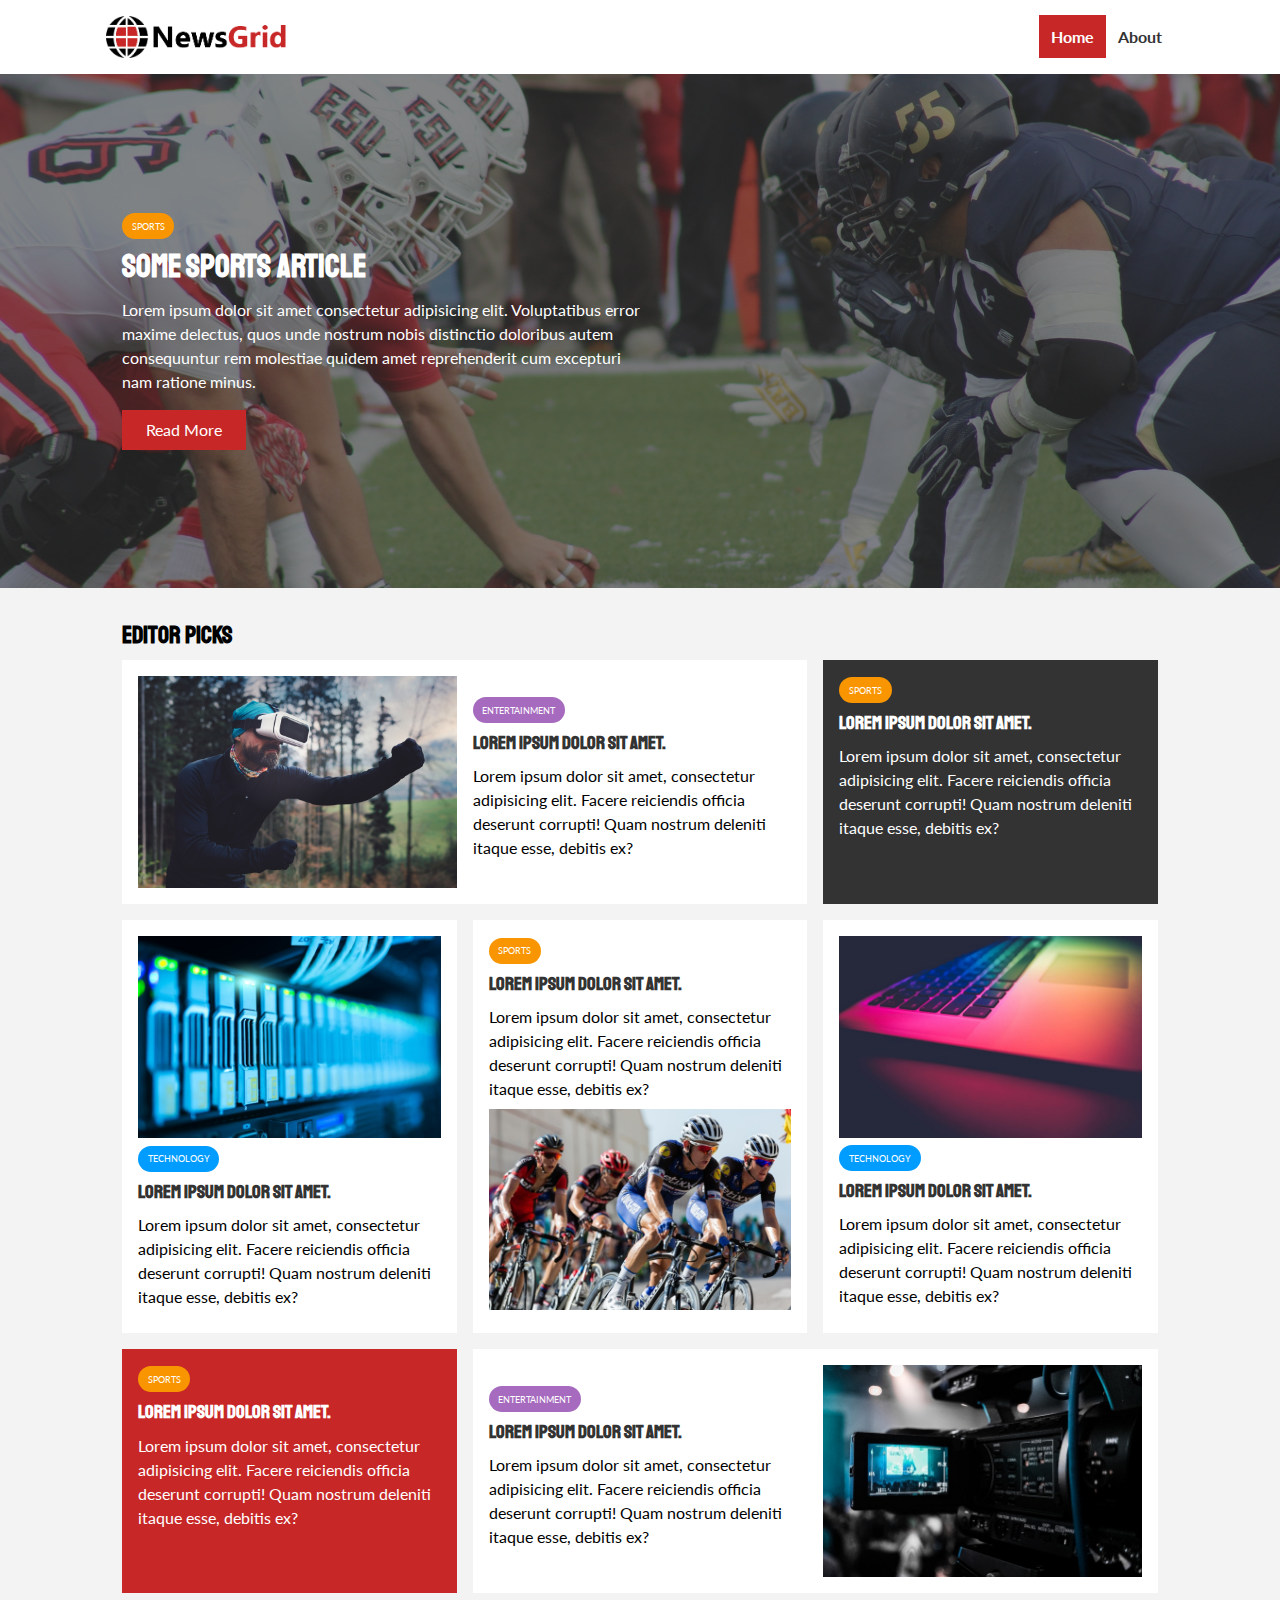
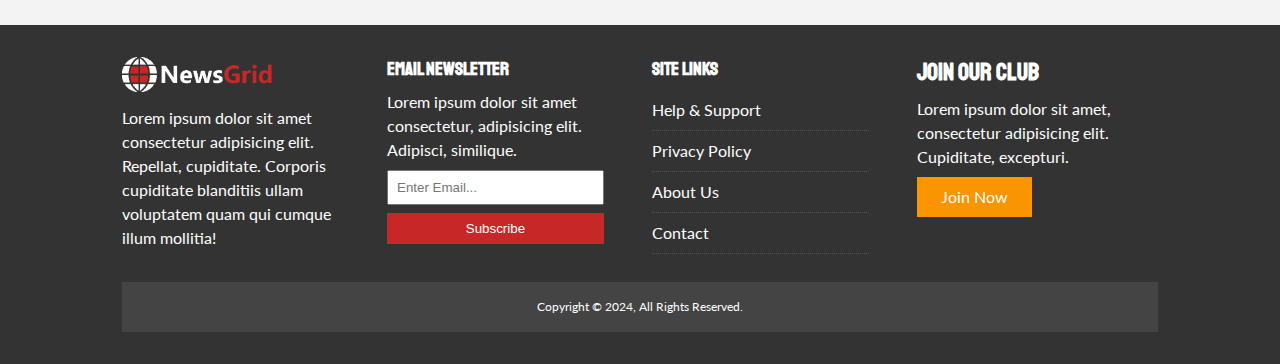
<file: newsgrid/index.html>
<!DOCTYPE html>
<html lang="en">
  <head>
    <!-- Meta Tags -->
    <meta charset="UTF-8" />
    <meta http-equiv="X-UA-Compatible" content="IE=edge" />
    <meta name="viewport" content="width=device-width, initial-scale=1.0" />
    <!-- Font Awesome -->
    <link
      rel="stylesheet"
      href="https://cdnjs.cloudflare.com/ajax/libs/font-awesome/6.5.2/css/all.min.css"
      integrity="sha512-SnH5WK+bZxgPHs44uWIX+LLJAJ9/2PkPKZ5QiAj6Ta86w+fsb2TkcmfRyVX3pBnMFcV7oQPJkl9QevSCWr3W6A=="
      crossorigin="anonymous"
      referrerpolicy="no-referrer"
    />
    <!-- Google Fonts -->
    <link rel="preconnect" href="https://fonts.googleapis.com" />
    <link rel="preconnect" href="https://fonts.gstatic.com" crossorigin />
    <link
      href="https://fonts.googleapis.com/css2?family=Lato:ital,wght@0,100;0,300;0,400;0,700;0,900;1,100;1,300;1,400;1,700;1,900&family=Staatliches&display=swap"
      rel="stylesheet"
    />
    <!-- Stylesheets -->
    <link rel="stylesheet" href="css/style.css" />
    <link
      rel="stylesheet"
      media="screen and (max-width: 768px)"
      href="css/mobile.css"
    />
    <!-- Icons -->
    <link rel="shortcut icon" href="favicon.ico" type="image/x-icon" />

    <title>NewsGrid | Latest News</title>
  </head>
  <body>
    <nav id="main-nav">
      <div class="container">
        <img src="img/logo.png" alt="NewsGrid" class="logo" />

        <div class="social">
          <a href="https://facebook.com" target="_blank"
            ><i class="fab fa-facebook fa-2x"></i
          ></a>
          <a href="https://twitter.com" target="_blank"
            ><i class="fab fa-twitter fa-2x"></i
          ></a>
          <a href="https://instagram.com" target="_blank"
            ><i class="fab fa-instagram fa-2x"></i
          ></a>
          <a href="https://youtube.com" target="_blank"
            ><i class="fab fa-youtube fa-2x"></i
          ></a>
        </div>

        <ul>
          <li><a href="index.html" class="current">Home</a></li>
          <li><a href="about.html">About</a></li>
        </ul>
      </div>
    </nav>

    <!-- Showcase -->
    <header id="showcase">
      <div class="container">
        <div class="showcase-container">
          <div class="showcase-content">
            <div class="category category-sports">Sports</div>
            <h1>Some Sports Article</h1>
            <p>
              Lorem ipsum dolor sit amet consectetur adipisicing elit.
              Voluptatibus error maxime delectus, quos unde nostrum nobis
              distinctio doloribus autem consequuntur rem molestiae quidem amet
              reprehenderit cum excepturi nam ratione minus.
            </p>
            <a href="article.html" class="btn btn-primary">Read More</a>
          </div>
        </div>
      </div>
    </header>

    <section id="home-articles" class="py-2">
      <div class="container">
        <h2>Editor Picks</h2>
        <div class="articles-container">
          <article class="card">
            <!-- 1st article card -->
            <img
              src="img/articles/ent1.jpg"
              alt="Man in sportswear using a virtual reality headset outdoors, extending his fist forward as if interacting with a virtual environment, with a forest and distant hills in the background."
            />
            <div>
              <!-- content div -->
              <div class="category category-ent">Entertainment</div>
              <h3>
                <a href="article.html">Lorem ipsum dolor sit amet.</a>
              </h3>
              <p>
                Lorem ipsum dolor sit amet, consectetur adipisicing elit. Facere
                reiciendis officia deserunt corrupti! Quam nostrum deleniti
                itaque esse, debitis ex?
              </p>
            </div>
            <!-- closes content div -->
          </article>
          <!-- closes article card -->

          <article class="card bg-dark">
            <!-- 2nd article card -->
            <div class="category category-sports">Sports</div>
            <h3>
              <a href="article.html">Lorem ipsum dolor sit amet.</a>
            </h3>
            <p>
              Lorem ipsum dolor sit amet, consectetur adipisicing elit. Facere
              reiciendis officia deserunt corrupti! Quam nostrum deleniti itaque
              esse, debitis ex?
            </p>
          </article>
          <!-- closes article card -->

          <article class="card">
            <!-- 3rd article card -->
            <img
              src="img/articles/tech1.jpg"
              alt="Close-up of a data center rack"
            />
            <div class="category category-tech">Technology</div>
            <h3>
              <a href="article.html">Lorem ipsum dolor sit amet.</a>
            </h3>
            <p>
              Lorem ipsum dolor sit amet, consectetur adipisicing elit. Facere
              reiciendis officia deserunt corrupti! Quam nostrum deleniti itaque
              esse, debitis ex?
            </p>
          </article>
          <!-- closes article card -->

          <article class="card">
            <!-- 4th article card -->
            <div class="category category-sports">Sports</div>
            <h3>
              <a href="article.html">Lorem ipsum dolor sit amet.</a>
            </h3>
            <p>
              Lorem ipsum dolor sit amet, consectetur adipisicing elit. Facere
              reiciendis officia deserunt corrupti! Quam nostrum deleniti itaque
              esse, debitis ex?
            </p>
            <img
              src="img/articles/sports1.jpg"
              alt="Group of professional cyclists racing"
            />
          </article>
          <!-- closes article card -->

          <article class="card">
            <!-- 5th article card -->
            <img
              src="img/articles/tech2.jpg"
              alt="Close-up of a laptop keyboard"
            />
            <div class="category category-tech">Technology</div>
            <h3>
              <a href="article.html">Lorem ipsum dolor sit amet.</a>
            </h3>
            <p>
              Lorem ipsum dolor sit amet, consectetur adipisicing elit. Facere
              reiciendis officia deserunt corrupti! Quam nostrum deleniti itaque
              esse, debitis ex?
            </p>
          </article>
          <!-- closes article card -->

          <article class="card bg-primary">
            <!-- 6th article card -->
            <div class="category category-sports">Sports</div>
            <h3>
              <a href="article.html">Lorem ipsum dolor sit amet.</a>
            </h3>
            <p>
              Lorem ipsum dolor sit amet, consectetur adipisicing elit. Facere
              reiciendis officia deserunt corrupti! Quam nostrum deleniti itaque
              esse, debitis ex?
            </p>
          </article>
          <!-- closes article card -->

          <article class="card">
            <!-- 7th article card -->
            <div>
              <!-- content div -->
              <div class="category category-ent">Entertainment</div>
              <h3>
                <a href="article.html">Lorem ipsum dolor sit amet.</a>
              </h3>
              <p>
                Lorem ipsum dolor sit amet, consectetur adipisicing elit. Facere
                reiciendis officia deserunt corrupti! Quam nostrum deleniti
                itaque esse, debitis ex?
              </p>
            </div>
            <!-- closes content div -->
            <img src="img/articles/ent2.jpg" alt="Close-up of video camera" />
          </article>
          <!-- closes article card -->
        </div>
        <!-- closes articles container -->
      </div>
      <!-- closes container div -->
    </section>

    <!-- Footer -->
    <footer id="main-footer" class="py-2">
      <div class="container footer-container">
        <div>
          <img src="img/logo_light.png" alt="NewsGrid" />
          <p>
            Lorem ipsum dolor sit amet consectetur adipisicing elit. Repellat,
            cupiditate. Corporis cupiditate blanditiis ullam voluptatem quam qui
            cumque illum mollitia!
          </p>
        </div>
        <!-- closes 1st logo column -->

        <div>
          <h3>Email Newsletter</h3>
          <p>
            Lorem ipsum dolor sit amet consectetur, adipisicing elit. Adipisci,
            similique.
          </p>
          <form>
            <input type="email" placeholder="Enter Email..." />
            <input type="submit" value="Subscribe" class="btn btn-primary" />
          </form>
        </div>
        <!-- closes 2nd newsletter column -->

        <div>
          <h3>Site Links</h3>
          <ul class="list">
            <li><a href="#">Help & Support</a></li>
            <li><a href="#">Privacy Policy</a></li>
            <li><a href="#">About Us</a></li>
            <li><a href="#">Contact</a></li>
          </ul>
        </div>
        <!-- closes 3rd site links column -->

        <div>
          <h2>Join Our Club</h2>
          <p>
            Lorem ipsum dolor sit amet, consectetur adipisicing elit.
            Cupiditate, excepturi.
          </p>
          <a href="#" class="btn btn-secondary">Join Now</a>
        </div>
        <!-- closes 4th join column -->

        <div>
          <p>Copyright &copy; 2024, All Rights Reserved.</p>
        </div>
        <!-- closes copyright column -->
      </div>
      <!-- closes footer container -->
    </footer>
  </body>
</html>
</file>
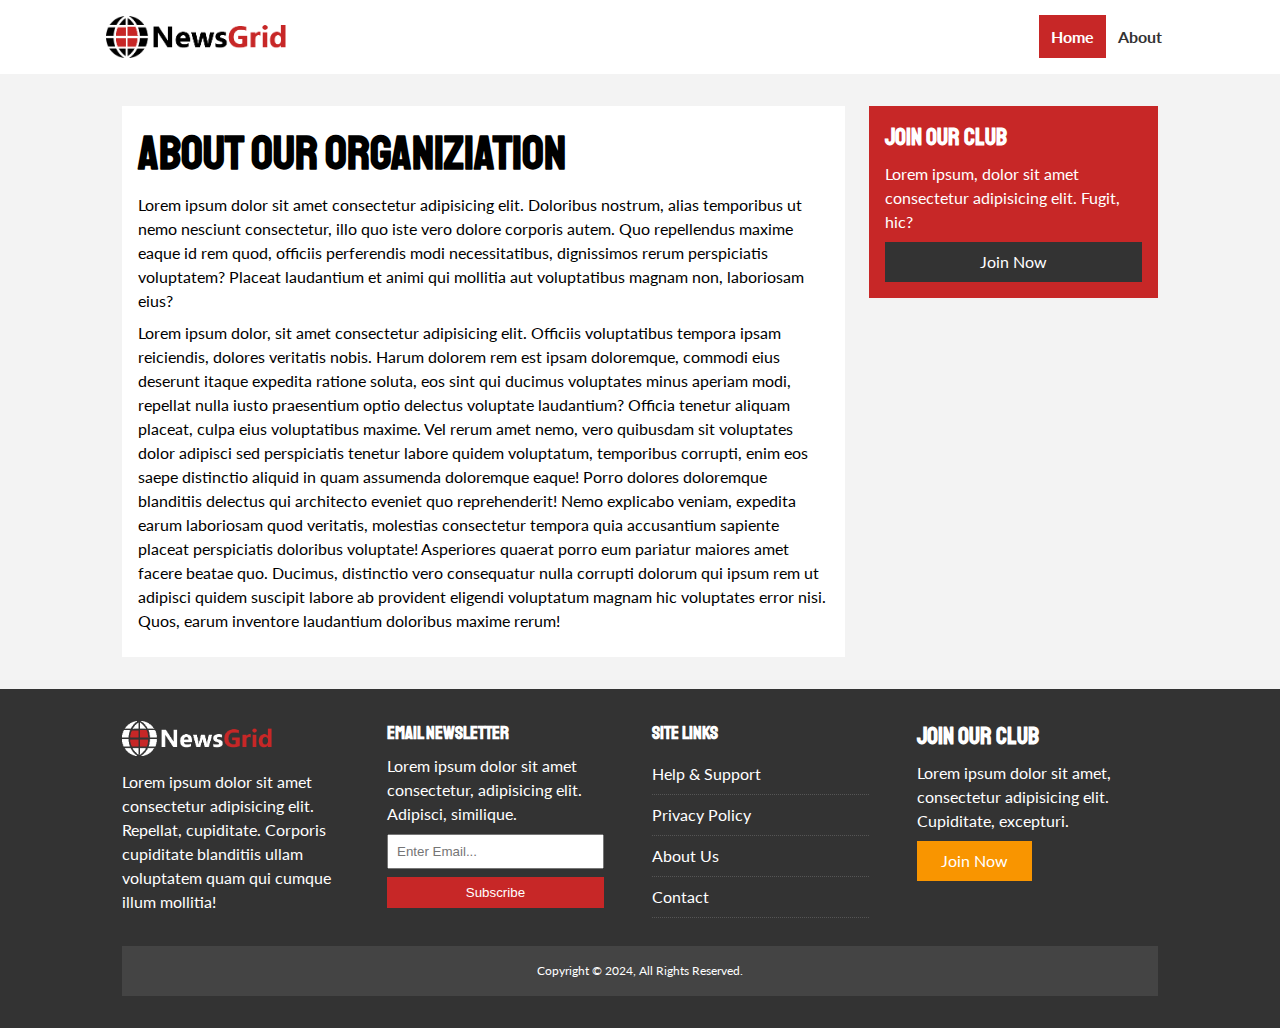
<file: newsgrid/about.html>
<!DOCTYPE html>
<html lang="en">
  <head>
    <!-- Meta Tags -->
    <meta charset="UTF-8" />
    <meta http-equiv="X-UA-Compatible" content="IE=edge" />
    <meta name="viewport" content="width=device-width, initial-scale=1.0" />
    <!-- Font Awesome -->
    <link
      rel="stylesheet"
      href="https://cdnjs.cloudflare.com/ajax/libs/font-awesome/6.5.2/css/all.min.css"
      integrity="sha512-SnH5WK+bZxgPHs44uWIX+LLJAJ9/2PkPKZ5QiAj6Ta86w+fsb2TkcmfRyVX3pBnMFcV7oQPJkl9QevSCWr3W6A=="
      crossorigin="anonymous"
      referrerpolicy="no-referrer"
    />
    <!-- Google Fonts -->
    <link rel="preconnect" href="https://fonts.googleapis.com" />
    <link rel="preconnect" href="https://fonts.gstatic.com" crossorigin />
    <link
      href="https://fonts.googleapis.com/css2?family=Lato:ital,wght@0,100;0,300;0,400;0,700;0,900;1,100;1,300;1,400;1,700;1,900&family=Staatliches&display=swap"
      rel="stylesheet"
    />
    <!-- Stylesheets -->
    <link rel="stylesheet" href="css/style.css" />
    <link
      rel="stylesheet"
      media="screen and (max-width: 768px)"
      href="css/mobile.css"
    />
    <!-- Icons -->
    <link rel="shortcut icon" href="favicon.ico" type="image/x-icon" />

    <title>NewsGrid | About</title>
  </head>
  <body>
    <nav id="main-nav">
      <div class="container">
        <img src="img/logo.png" alt="NewsGrid" class="logo" />

        <div class="social">
          <a href="https://facebook.com" target="_blank"
            ><i class="fab fa-facebook fa-2x"></i
          ></a>
          <a href="https://twitter.com" target="_blank"
            ><i class="fab fa-twitter fa-2x"></i
          ></a>
          <a href="https://instagram.com" target="_blank"
            ><i class="fab fa-instagram fa-2x"></i
          ></a>
          <a href="https://youtube.com" target="_blank"
            ><i class="fab fa-youtube fa-2x"></i
          ></a>
        </div>

        <ul>
          <li><a href="index.html" class="current">Home</a></li>
          <li><a href="about.html">About</a></li>
        </ul>
      </div>
    </nav>

    <section id="about">
      <div class="container">
        <div class="page-container">
          <article class="card">
            <h1 class="l-heading">About Our Organiziation</h1>
            <p>
              Lorem ipsum dolor sit amet consectetur adipisicing elit. Doloribus
              nostrum, alias temporibus ut nemo nesciunt consectetur, illo quo
              iste vero dolore corporis autem. Quo repellendus maxime eaque id
              rem quod, officiis perferendis modi necessitatibus, dignissimos
              rerum perspiciatis voluptatem? Placeat laudantium et animi qui
              mollitia aut voluptatibus magnam non, laboriosam eius?
            </p>
            <p>
              Lorem ipsum dolor, sit amet consectetur adipisicing elit. Officiis
              voluptatibus tempora ipsam reiciendis, dolores veritatis nobis.
              Harum dolorem rem est ipsam doloremque, commodi eius deserunt
              itaque expedita ratione soluta, eos sint qui ducimus voluptates
              minus aperiam modi, repellat nulla iusto praesentium optio
              delectus voluptate laudantium? Officia tenetur aliquam placeat,
              culpa eius voluptatibus maxime. Vel rerum amet nemo, vero
              quibusdam sit voluptates dolor adipisci sed perspiciatis tenetur
              labore quidem voluptatum, temporibus corrupti, enim eos saepe
              distinctio aliquid in quam assumenda doloremque eaque! Porro
              dolores doloremque blanditiis delectus qui architecto eveniet quo
              reprehenderit! Nemo explicabo veniam, expedita earum laboriosam
              quod veritatis, molestias consectetur tempora quia accusantium
              sapiente placeat perspiciatis doloribus voluptate! Asperiores
              quaerat porro eum pariatur maiores amet facere beatae quo.
              Ducimus, distinctio vero consequatur nulla corrupti dolorum qui
              ipsum rem ut adipisci quidem suscipit labore ab provident eligendi
              voluptatum magnam hic voluptates error nisi. Quos, earum inventore
              laudantium doloribus maxime rerum!
            </p>
          </article>

          <aside class="card bg-primary">
            <h2>Join Our Club</h2>
            <p>
              Lorem ipsum, dolor sit amet consectetur adipisicing elit. Fugit,
              hic?
            </p>
            <a href="#" class="btn btn-dark btn-block">Join Now</a>
          </aside>
        </div>
      </div>
    </section>

    <!-- Footer -->
    <footer id="main-footer" class="py-2">
      <div class="container footer-container">
        <div>
          <img src="img/logo_light.png" alt="NewsGrid" />
          <p>
            Lorem ipsum dolor sit amet consectetur adipisicing elit. Repellat,
            cupiditate. Corporis cupiditate blanditiis ullam voluptatem quam qui
            cumque illum mollitia!
          </p>
        </div>
        <!-- closes 1st logo column -->

        <div>
          <h3>Email Newsletter</h3>
          <p>
            Lorem ipsum dolor sit amet consectetur, adipisicing elit. Adipisci,
            similique.
          </p>
          <form>
            <input type="email" placeholder="Enter Email..." />
            <input type="submit" value="Subscribe" class="btn btn-primary" />
          </form>
        </div>
        <!-- closes 2nd newsletter column -->

        <div>
          <h3>Site Links</h3>
          <ul class="list">
            <li><a href="#">Help & Support</a></li>
            <li><a href="#">Privacy Policy</a></li>
            <li><a href="#">About Us</a></li>
            <li><a href="#">Contact</a></li>
          </ul>
        </div>
        <!-- closes 3rd site links column -->

        <div>
          <h2>Join Our Club</h2>
          <p>
            Lorem ipsum dolor sit amet, consectetur adipisicing elit.
            Cupiditate, excepturi.
          </p>
          <a href="#" class="btn btn-secondary">Join Now</a>
        </div>
        <!-- closes 4th join column -->

        <div>
          <p>Copyright &copy; 2024, All Rights Reserved.</p>
        </div>
        <!-- closes copyright column -->
      </div>
      <!-- closes footer container -->
    </footer>
  </body>
</html>
</file>
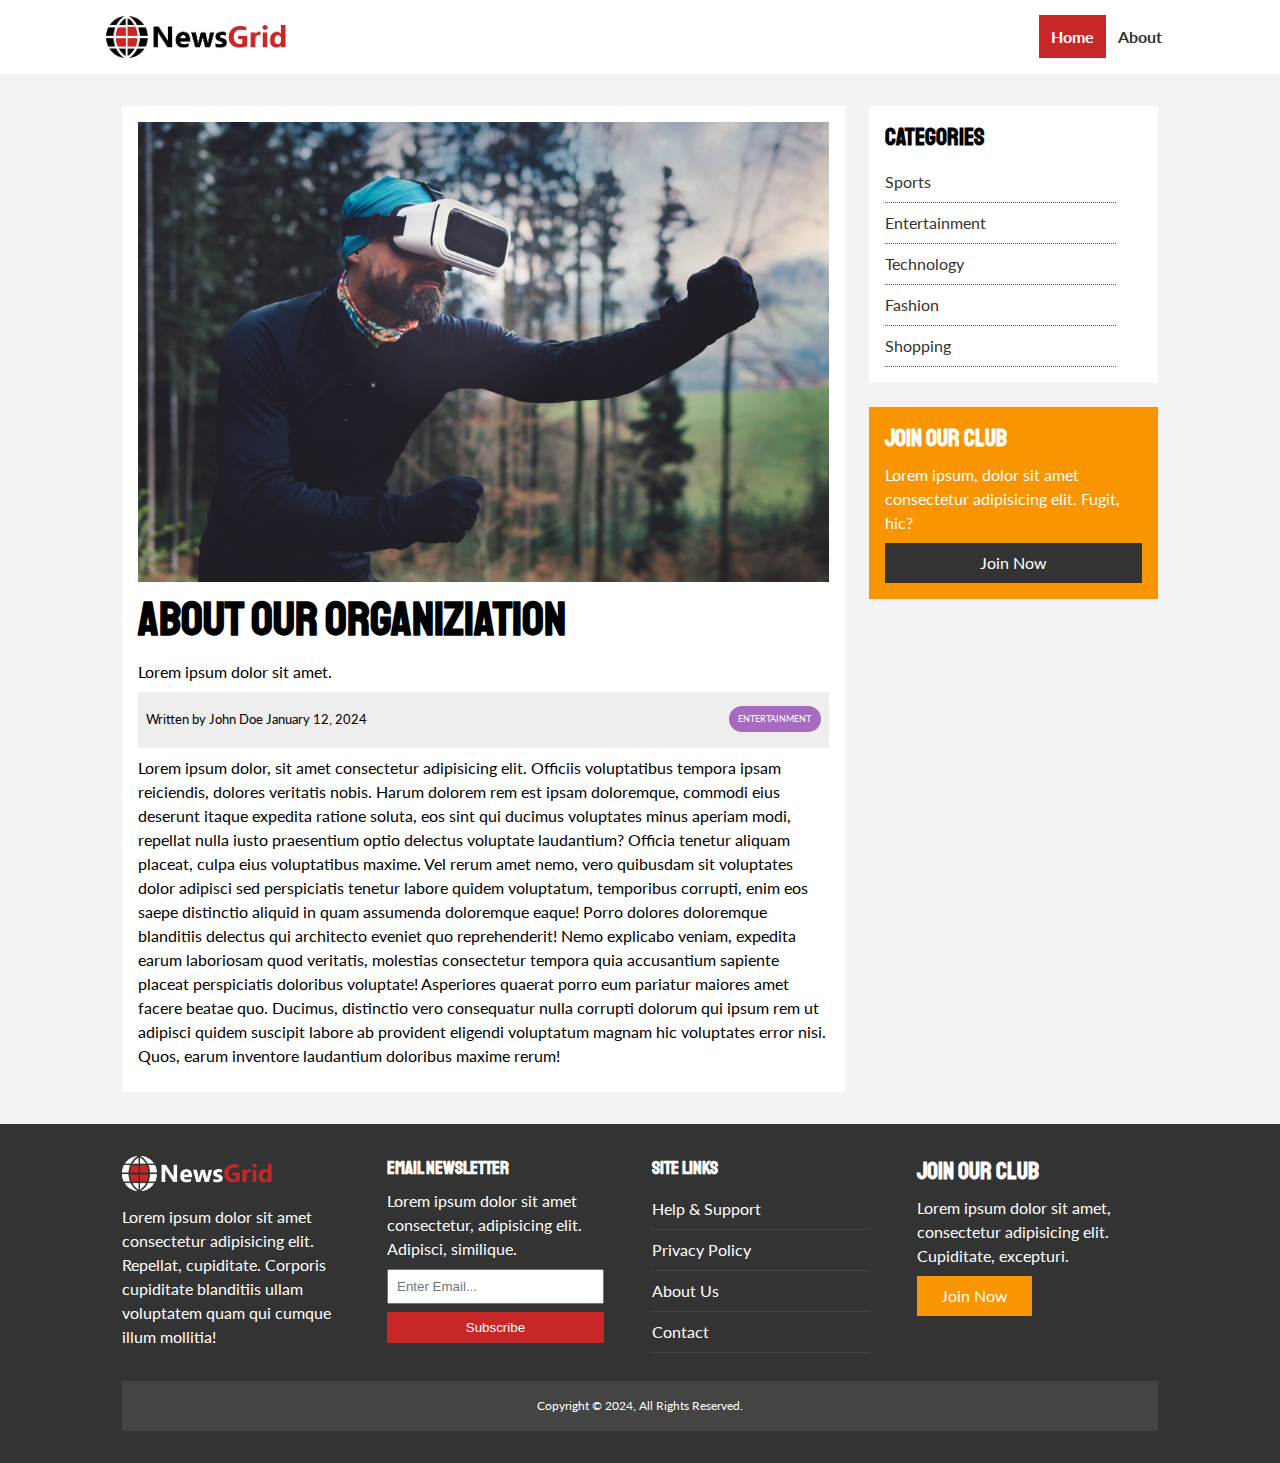
<file: newsgrid/article.html>
<!DOCTYPE html>
<html lang="en">
  <head>
    <!-- Meta Tags -->
    <meta charset="UTF-8" />
    <meta http-equiv="X-UA-Compatible" content="IE=edge" />
    <meta name="viewport" content="width=device-width, initial-scale=1.0" />
    <!-- Font Awesome -->
    <link
      rel="stylesheet"
      href="https://cdnjs.cloudflare.com/ajax/libs/font-awesome/6.5.2/css/all.min.css"
      integrity="sha512-SnH5WK+bZxgPHs44uWIX+LLJAJ9/2PkPKZ5QiAj6Ta86w+fsb2TkcmfRyVX3pBnMFcV7oQPJkl9QevSCWr3W6A=="
      crossorigin="anonymous"
      referrerpolicy="no-referrer"
    />
    <!-- Google Fonts -->
    <link rel="preconnect" href="https://fonts.googleapis.com" />
    <link rel="preconnect" href="https://fonts.gstatic.com" crossorigin />
    <link
      href="https://fonts.googleapis.com/css2?family=Lato:ital,wght@0,100;0,300;0,400;0,700;0,900;1,100;1,300;1,400;1,700;1,900&family=Staatliches&display=swap"
      rel="stylesheet"
    />
    <!-- Stylesheets -->
    <link rel="stylesheet" href="css/style.css" />
    <link
      rel="stylesheet"
      media="screen and (max-width: 768px)"
      href="css/mobile.css"
    />
    <!-- Icons -->
    <link rel="shortcut icon" href="favicon.ico" type="image/x-icon" />

    <title>NewsGrid | Latest News</title>
  </head>
  <body>
    <nav id="main-nav">
      <div class="container">
        <img src="img/logo.png" alt="NewsGrid" class="logo" />

        <div class="social">
          <a href="https://facebook.com" target="_blank"
            ><i class="fab fa-facebook fa-2x"></i
          ></a>
          <a href="https://twitter.com" target="_blank"
            ><i class="fab fa-twitter fa-2x"></i
          ></a>
          <a href="https://instagram.com" target="_blank"
            ><i class="fab fa-instagram fa-2x"></i
          ></a>
          <a href="https://youtube.com" target="_blank"
            ><i class="fab fa-youtube fa-2x"></i
          ></a>
        </div>

        <ul>
          <li><a href="index.html" class="current">Home</a></li>
          <li><a href="about.html">About</a></li>
        </ul>
      </div>
    </nav>

    <section id="article">
      <div class="container">
        <div class="page-container">
          <article class="card">
            <img src="img/articles/ent1.jpg" alt="man playing vr outside." />

            <h1 class="l-heading">About Our Organiziation</h1>
            <p>Lorem ipsum dolor sit amet.</p>
            <div class="meta">
              <small>
                <i class="fas fa-user"></i>Written by John Doe January 12, 2024
              </small>

              <div class="category category-ent">Entertainment</div>
            </div>
            <p>
              Lorem ipsum dolor, sit amet consectetur adipisicing elit. Officiis
              voluptatibus tempora ipsam reiciendis, dolores veritatis nobis.
              Harum dolorem rem est ipsam doloremque, commodi eius deserunt
              itaque expedita ratione soluta, eos sint qui ducimus voluptates
              minus aperiam modi, repellat nulla iusto praesentium optio
              delectus voluptate laudantium? Officia tenetur aliquam placeat,
              culpa eius voluptatibus maxime. Vel rerum amet nemo, vero
              quibusdam sit voluptates dolor adipisci sed perspiciatis tenetur
              labore quidem voluptatum, temporibus corrupti, enim eos saepe
              distinctio aliquid in quam assumenda doloremque eaque! Porro
              dolores doloremque blanditiis delectus qui architecto eveniet quo
              reprehenderit! Nemo explicabo veniam, expedita earum laboriosam
              quod veritatis, molestias consectetur tempora quia accusantium
              sapiente placeat perspiciatis doloribus voluptate! Asperiores
              quaerat porro eum pariatur maiores amet facere beatae quo.
              Ducimus, distinctio vero consequatur nulla corrupti dolorum qui
              ipsum rem ut adipisci quidem suscipit labore ab provident eligendi
              voluptatum magnam hic voluptates error nisi. Quos, earum inventore
              laudantium doloribus maxime rerum!
            </p>
          </article>

          <aside id="categories" class="card">
            <h2>Categories</h2>
            <ul class="list">
              <li>
                <a href="#"><i class="fas fa-chevron-right"></i>Sports</a>
              </li>
              <li>
                <a href="#"
                  ><i class="fas fa-chevron-right"></i>Entertainment</a
                >
              </li>
              <li>
                <a href="#"><i class="fas fa-chevron-right"></i>Technology</a>
              </li>
              <li>
                <a href="#"><i class="fas fa-chevron-right"></i>Fashion</a>
              </li>
              <li>
                <a href="#"><i class="fas fa-chevron-right"></i>Shopping</a>
              </li>
            </ul>
          </aside>

          <aside class="card bg-secondary">
            <h2>Join Our Club</h2>
            <p>
              Lorem ipsum, dolor sit amet consectetur adipisicing elit. Fugit,
              hic?
            </p>
            <a href="#" class="btn btn-dark btn-block">Join Now</a>
          </aside>
        </div>
      </div>
    </section>

    <!-- Footer -->
    <footer id="main-footer" class="py-2">
      <div class="container footer-container">
        <div>
          <img src="img/logo_light.png" alt="NewsGrid" />
          <p>
            Lorem ipsum dolor sit amet consectetur adipisicing elit. Repellat,
            cupiditate. Corporis cupiditate blanditiis ullam voluptatem quam qui
            cumque illum mollitia!
          </p>
        </div>
        <!-- closes 1st logo column -->

        <div>
          <h3>Email Newsletter</h3>
          <p>
            Lorem ipsum dolor sit amet consectetur, adipisicing elit. Adipisci,
            similique.
          </p>
          <form>
            <input type="email" placeholder="Enter Email..." />
            <input type="submit" value="Subscribe" class="btn btn-primary" />
          </form>
        </div>
        <!-- closes 2nd newsletter column -->

        <div>
          <h3>Site Links</h3>
          <ul class="list">
            <li><a href="#">Help & Support</a></li>
            <li><a href="#">Privacy Policy</a></li>
            <li><a href="#">About Us</a></li>
            <li><a href="#">Contact</a></li>
          </ul>
        </div>
        <!-- closes 3rd site links column -->

        <div>
          <h2>Join Our Club</h2>
          <p>
            Lorem ipsum dolor sit amet, consectetur adipisicing elit.
            Cupiditate, excepturi.
          </p>
          <a href="#" class="btn btn-secondary">Join Now</a>
        </div>
        <!-- closes 4th join column -->

        <div>
          <p>Copyright &copy; 2024, All Rights Reserved.</p>
        </div>
        <!-- closes copyright column -->
      </div>
      <!-- closes footer container -->
    </footer>
  </body>
</html>
</file>
<file: newsgrid/css/style.css>
:root {
  --primary-color: #c72727;
  --secondary-color: #f99500;
  --light-color: #f3f3f3;
  --dark-color: #333;
  --max-width: 1100px;
}

.category {
  --sports-color: #f99500;
  --ent-color: #a66bbe;
  --tech-color: #009cff;
}

* {
  margin: 0;
  padding: 0;
  box-sizing: border-box;
}

body {
  font-family: "Lato", sans-serif;
  line-height: 1.5;
  background: var(--light-color);
}

a {
  color: #333;
  text-decoration: none;
}

ul {
  list-style: none;
}

p {
  margin: 0.5rem 0;
}

img {
  width: 100%;
}

h1,
h2,
h3,
h4,
h6 {
  font-family: "Staatliches", cursive;
  margin-bottom: 0.55rem;
  line-height: 1.3;
}

/* Utility */
.container {
  max-width: var(--max-width);
  margin: auto;
  padding: 0 2rem;
  overflow: hidden;
}

.category {
  display: inline-block;
  color: #fff;
  font-size: 0.55rem;
  text-transform: uppercase;
  padding: 0.4rem 0.6rem;
  border-radius: 15px;
  margin-bottom: 0.5rem;
}

.category-sports {
  background: var(--sports-color);
}
.category-ent {
  background: var(--ent-color);
}
.category-tech {
  background: var(--tech-color);
}

.btn {
  display: inline-block;
  border: none;
  background: var(--dark-color);
  color: #fff;
  padding: 0.5rem 1.5rem;
}

.btn-light {
  background: var(--light-color);
}
.btn-primary {
  background: var(--primary-color);
}
.btn-secondary {
  background: var(--secondary-color);
}

.btn:hover {
  opacity: 0.9;
}

.btn-block {
  display: block;
  width: 100%;
  text-align: center;
}

.card {
  background: #fff;
  padding: 1rem;
}

.bg-dark {
  background: var(--dark-color);
  color: #fff;
}

.bg-primary {
  background: var(--primary-color);
  color: #fff;
}

.bg-secondary {
  background: var(--secondary-color);
  color: #fff;
}

.bg-dark h1,
.bg-dark h2,
.bg-dark h3,
.bg-dark a,
.bg-primary h1,
.bg-primary h2,
.bg-primary h3,
.bg-primary a,
.bg-secondary h1,
.bg-secondary h2,
.bg-secondary h3,
.bg-secondary a {
  color: #fff;
}

.py-1 {
  padding: 1.5rem 0;
}
.py-2 {
  padding: 2rem 0;
}
.py-3 {
  padding: 3rem 0;
}

.p-1 {
  padding: 1.5rem;
}
.p-2 {
  padding: 2rem;
}
.p-3 {
  padding: 3rem;
}

.l-heading {
  font-size: 3rem;
}

.list li {
  padding: 0.5rem 0;
  border-bottom: #555 dotted 1px;
  width: 90%;
}

.list li a:hover {
  color: var(--primary-color) !important;
}

/* Inner page Container */
.page-container {
  display: grid;
  grid-template-columns: 5fr 2fr;
  margin: 2rem 0;
  grid-gap: 1.5rem;
}

.page-container > *:first-child {
  grid-row: 1 / span 3;
}

/* Navigation */
#main-nav {
  background: #fff;
  position: sticky;
  top: 0;
  z-index: 2;
}

#main-nav .container {
  display: grid;
  grid-template-columns: 6fr 3fr 2fr;
  padding: 1rem;
  align-items: center;
}

#main-nav .logo {
  width: 180px;
}

#main-nav ul {
  justify-self: end;
  display: flex;
}

#main-nav ul li a {
  padding: 0.75rem;
  font-weight: bold;
}

#main-nav ul li a.current {
  background: var(--primary-color);
  color: #fff;
}

#main-nav ul li a:hover {
  background: var(--light-color);
  color: var(--dark-color);
}

#main-nav .social {
  justify-self: center;
}

#main-nav .social i {
  color: #777;
  margin-right: 0.5rem;
}

#showcase {
  color: #fff;
  background: #333;
  padding: 2rem;
  position: relative;
}

#showcase:before {
  content: "";
  background: url("../img/featured.jpg") no-repeat center center/cover;
  position: absolute;
  top: 0;
  left: 0;
  width: 100%;
  height: 100%;
  opacity: 0.4;
}

#showcase .showcase-container {
  display: grid;
  grid-template-columns: repeat(2, 1fr);
  justify-content: center;
  align-items: center;
  height: 50vh;
}

#showcase .showcase-content {
  z-index: 1;
}

#showcase .showcase-content p {
  margin-bottom: 1rem;
}

/* Home Articles */

#home-articles .articles-container {
  display: grid;
  grid-template-columns: repeat(3, 1fr);
  grid-gap: 1rem;
}

#home-articles .articles-container > *:first-child,
#home-articles .articles-container > *:last-child {
  display: grid;
  grid-template-columns: repeat(2, 1fr);
  grid-gap: 1rem;
  grid-column: 1 / span 2;
  align-items: center;
}

#home-articles .articles-container > *:last-child {
  grid-column: 2 / span 2;
}

#article .meta .category {
  margin-top: 0.4rem;
}

#article .meta {
  display: flex;
  justify-content: space-between;
  align-items: center;
  background: #eee;
  padding: 0.5rem;
}

/* Footer */
#main-footer {
  background: var(--dark-color);
  color: #fff;
}

#main-footer img {
  width: 150px;
}

#main-footer a {
  color: #fff;
}

#main-footer .footer-container {
  display: grid;
  grid-template-columns: repeat(4, 1fr);
  grid-gap: 1.5rem;
}

#main-footer .footer-container > *:last-child {
  background: #444;
  grid-column: 1 / span 4;
  padding: 0.5rem;
  text-align: center;
  font-size: 0.75rem;
}

#main-footer .footer-container input[type="email"] {
  width: 90%;
  padding: 0.5rem;
  margin-bottom: 0.5rem;
}

#main-footer .footer-container input[type="submit"] {
  width: 90%;
}
</file>
<file: newsgrid/css/mobile.css>
/* Navigation */
#main-nav .social {
  display: none;
}
#main-nav .container {
  grid-template-columns: 1fr;
  grid-gap: 1.2rem;
}

#main-nav ul,
#main-nav .logo {
  justify-self: center;
}
#home-articles .articles-container {
  grid-template-columns: repeat(2, 1fr);
}

#home-articles .articles-container > *:last-child,
#home-articles .articles-container > *:first-child {
  grid-template-columns: 1fr;
  grid-column: 1;
}

@media (max-width: 660px) {
  /* Stack Grid Itemss */
  #showcase .showcase-container,
  #home-articles .articles-container,
  #main-footer .footer-container {
    grid-template-columns: 1fr;
  }

  #main-footer .footer-container > *:last-child {
    grid-column: 1;
  }

  #main-footer .footer-container > * {
    border-bottom: #444 dotted 1px;
    padding-bottom: 1rem;
  }

  #main-footer .footer-container > *:last-child,
  #main-footer .footer-container > *:nth-child(3),
  #main-footer .footer-container > *:nth-child(4) {
    border: none;
  }

  .page-container {
    grid-template-columns: 1fr;
    text-align: center;
  }

  .page-container > *:first-child {
    grid-row: 1;
  }

  .l-heading {
    font-size: 2rem;
  }
}
</file>
